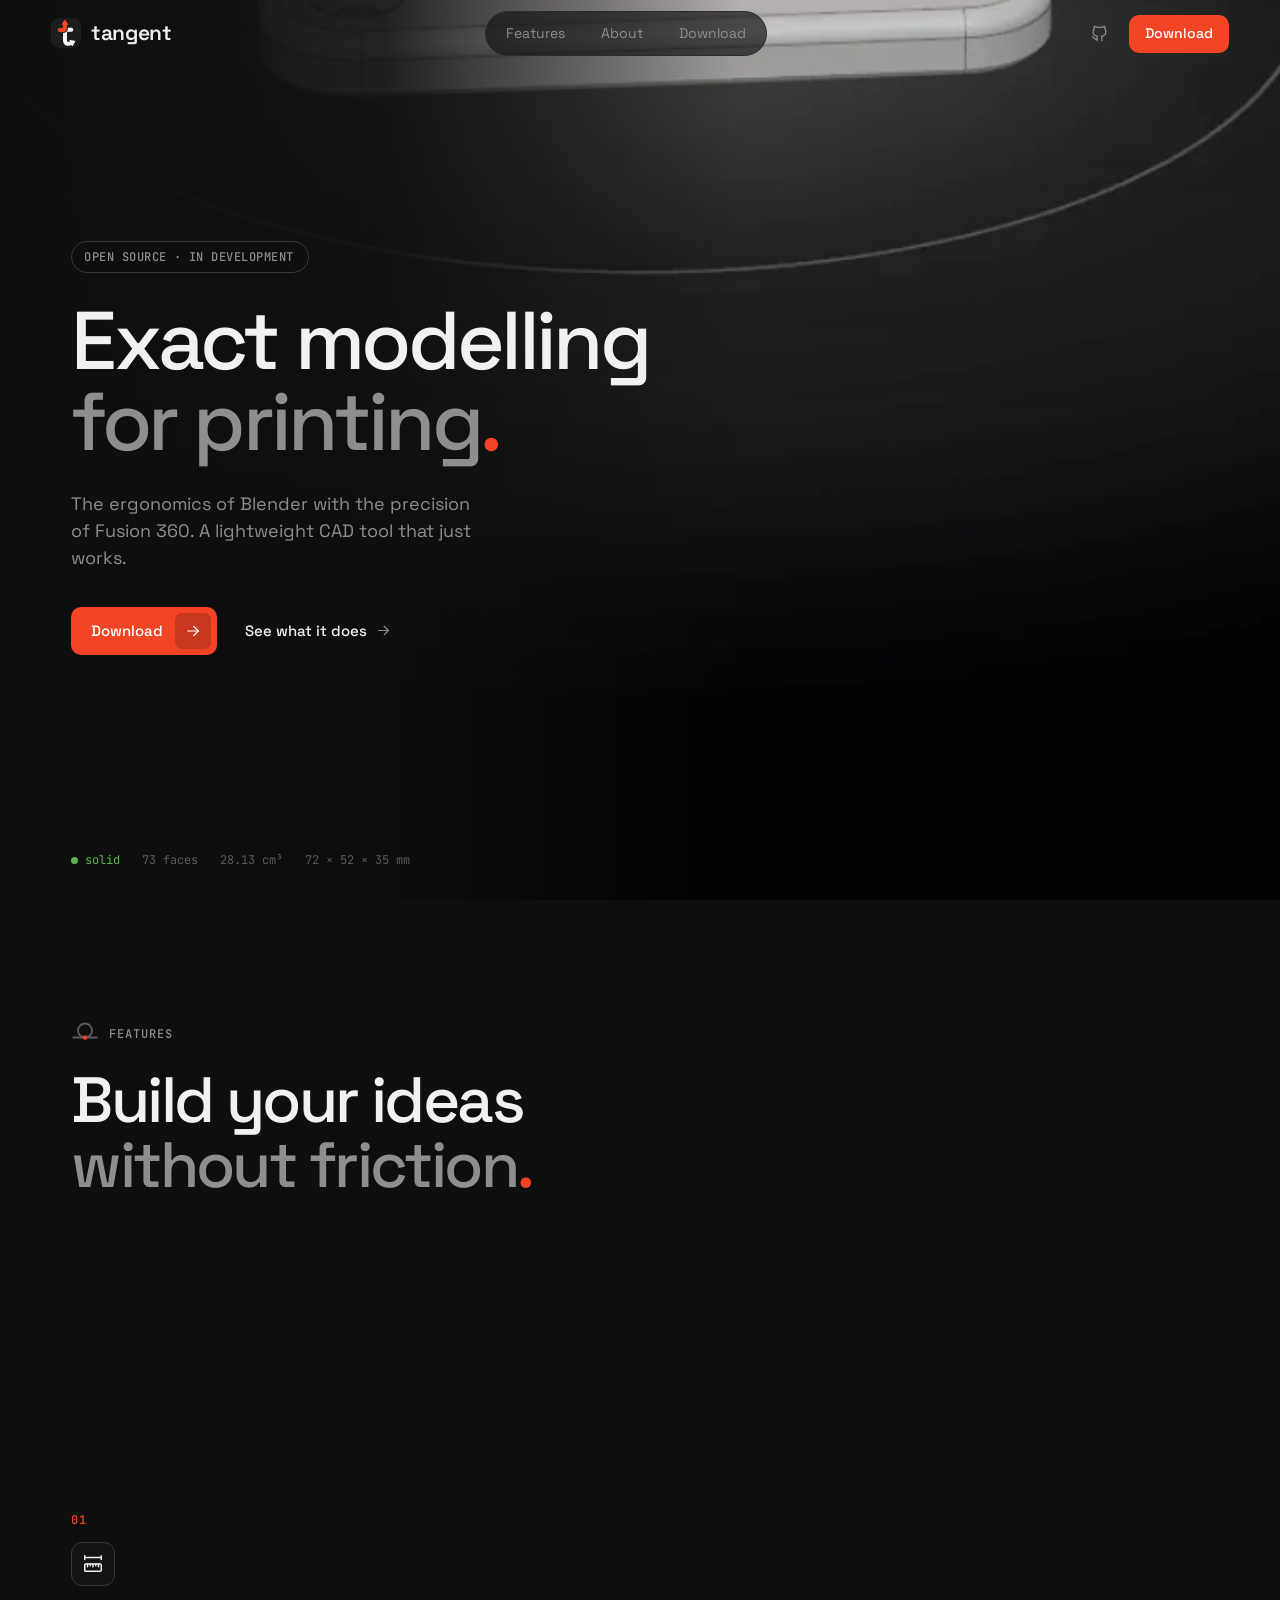
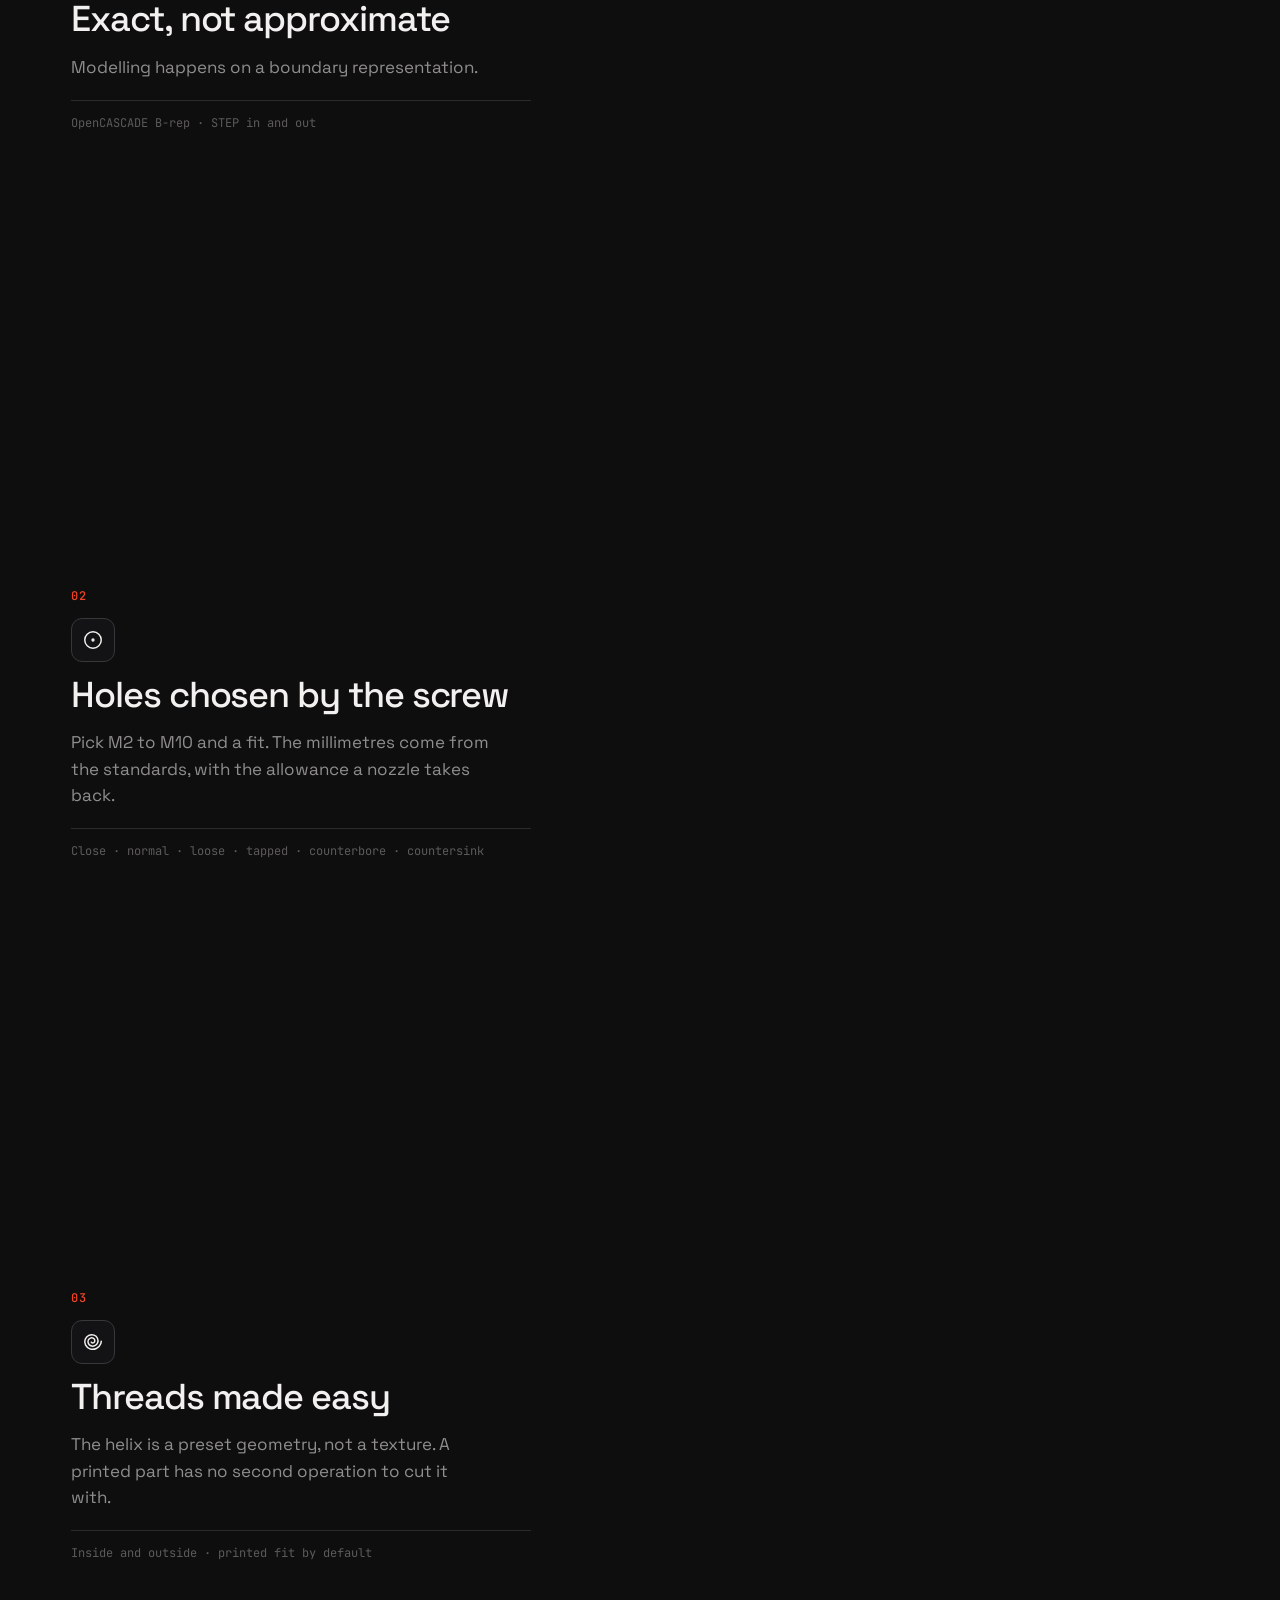
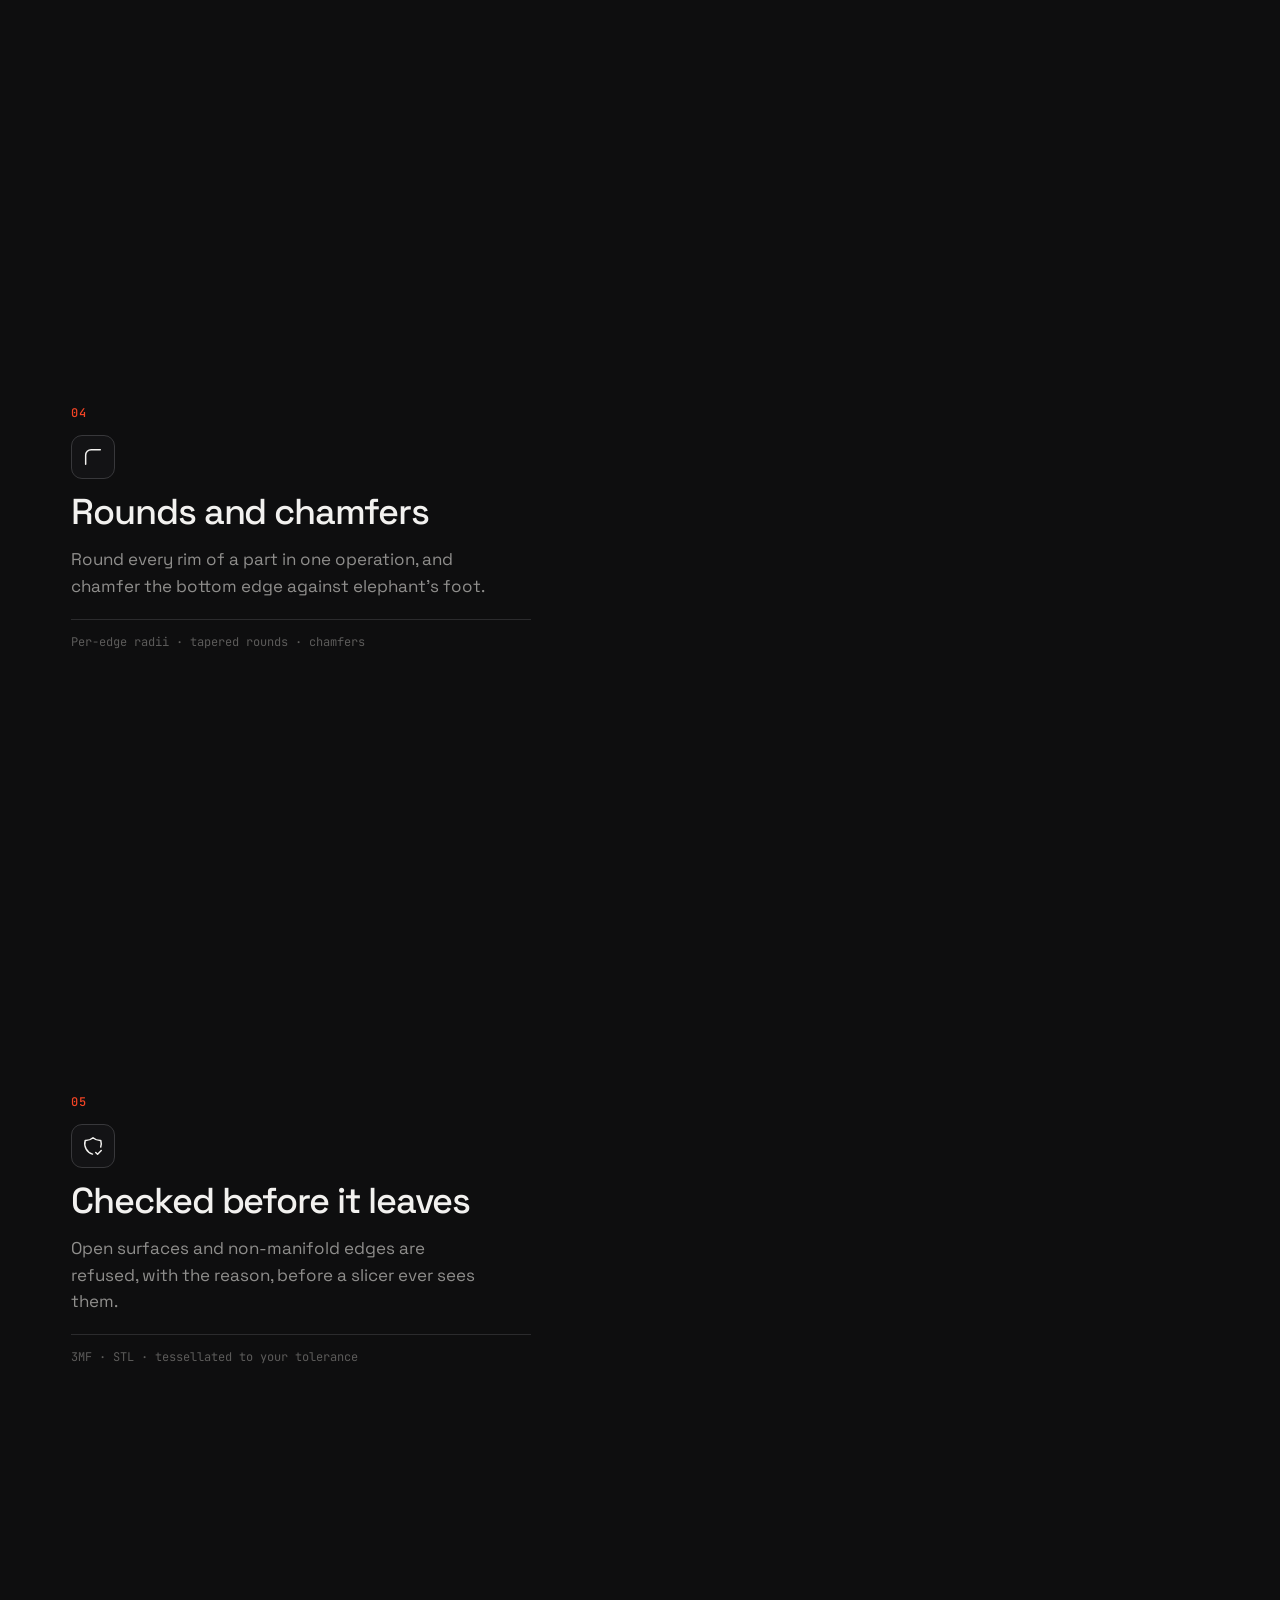
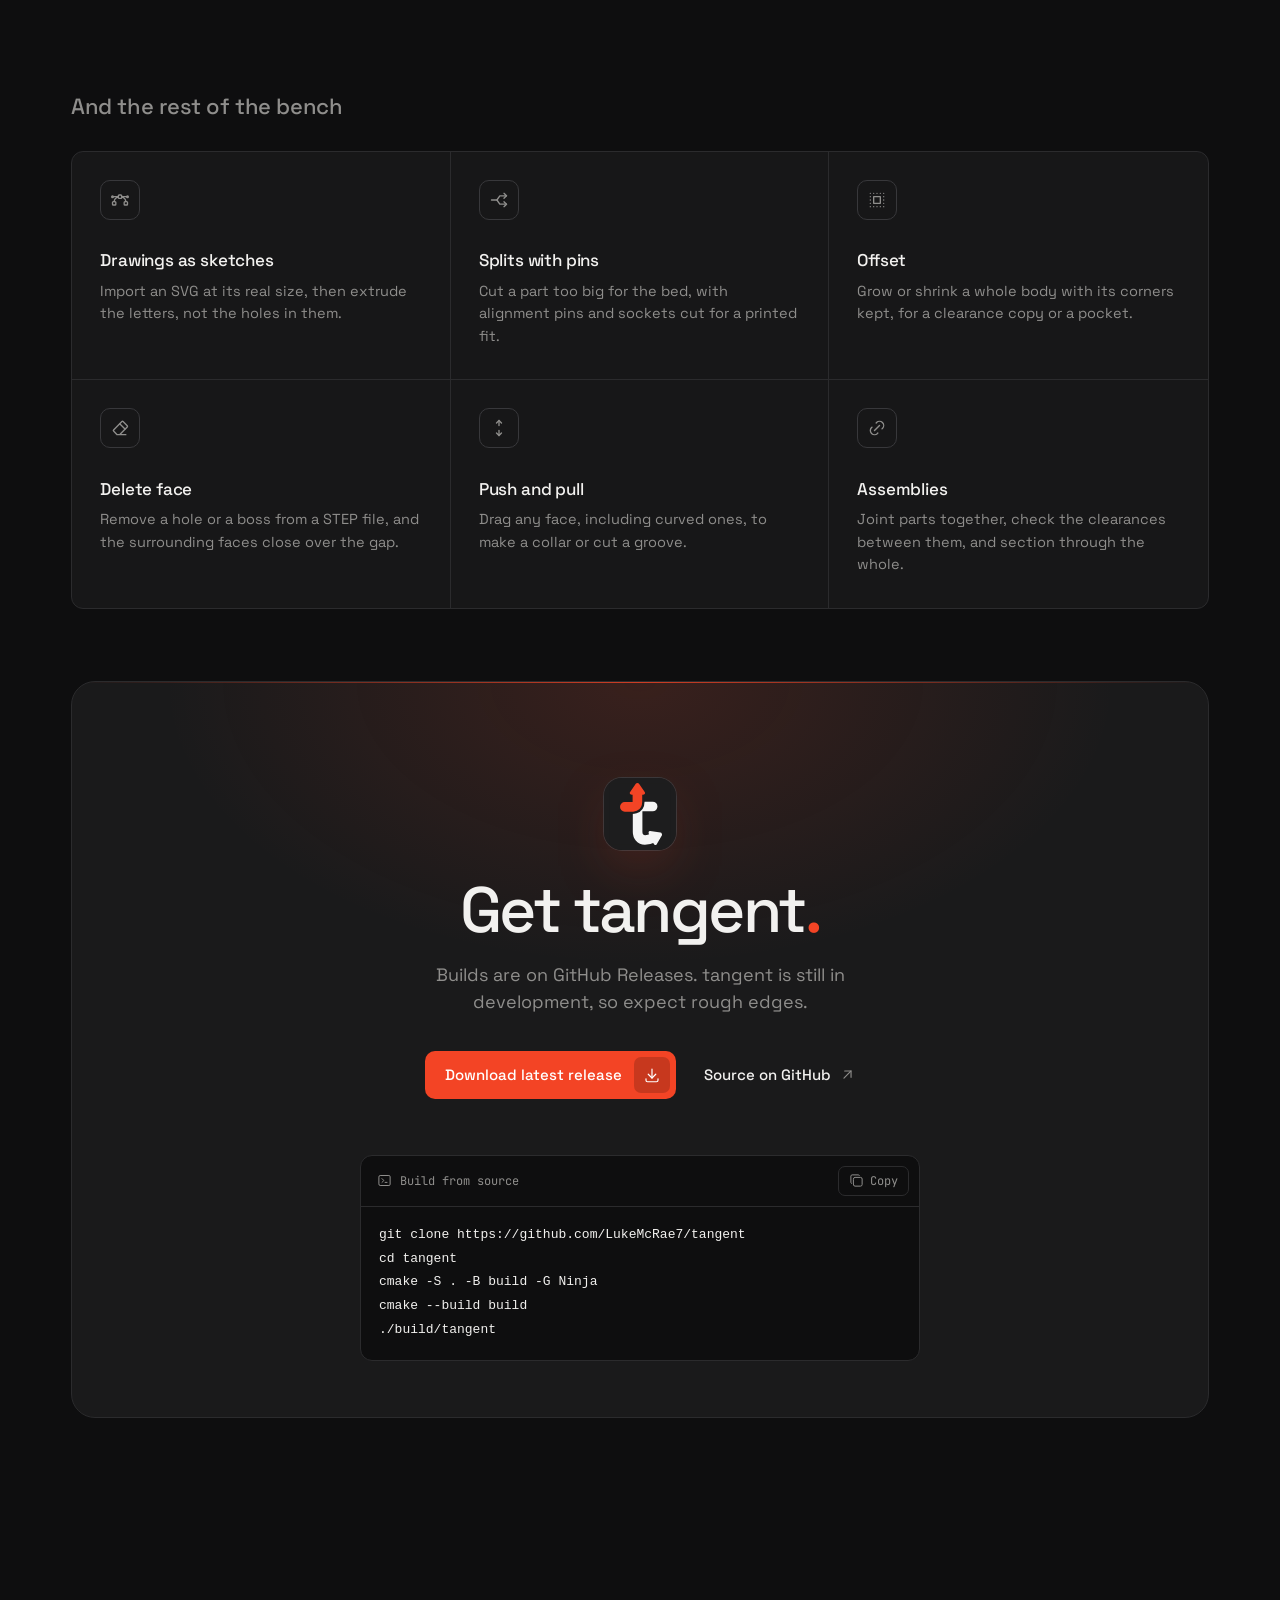
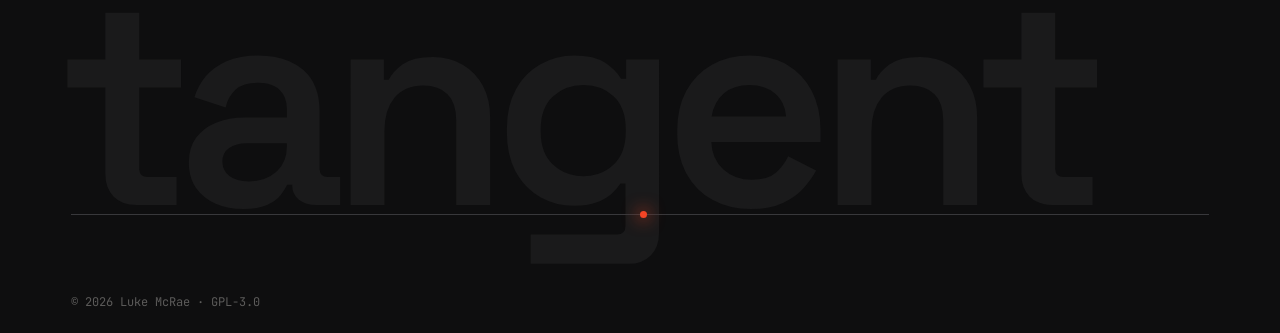
<file: index.html>
<!doctype html>
<html lang="en">
<head>
  <meta charset="utf-8">
  <meta name="viewport" content="width=device-width, initial-scale=1">
  <title>tangent - clean 3D design</title>
  <meta name="description" content="tangent is a 3D modeller for 3D printing: the ergonomics of Blender with the precision of Fusion 360, on an exact kernel, exporting 3MF and STL natively.">
  <meta name="theme-color" content="#0E0E0F">
  <meta property="og:title" content="tangent">
  <meta property="og:description" content="Exact 3D modelling for printing.">
  <meta property="og:image" content="https://lukemcrae.com/tangent/site/model/poster.png">
  <link rel="icon" href="assets/icon.svg?v=dev" type="image/svg+xml">
  <link rel="apple-touch-icon" href="assets/icon.png?v=dev">

  <link rel="preconnect" href="https://fonts.googleapis.com">
  <link rel="preconnect" href="https://fonts.gstatic.com" crossorigin>
  <link rel="stylesheet" href="https://fonts.googleapis.com/css2?family=JetBrains+Mono:wght@400;500&display=swap">
  <link rel="stylesheet" href="site/css/site.css?v=dev">
  <link rel="modulepreload" href="site/js/stage.js?v=dev">
  <link rel="preload" href="site/model/part.bin?v=dev" as="fetch" crossorigin>

  <script type="importmap">
    { "imports": {
        "three": "https://cdn.jsdelivr.net/npm/three@0.170.0/build/three.module.js",
        "three/addons/": "https://cdn.jsdelivr.net/npm/three@0.170.0/examples/jsm/",
        "./site/js/config.js": "./site/js/config.js?v=dev",
        "./site/js/stage.js": "./site/js/stage.js?v=dev" } }
  </script>
  <script type="module" src="site/js/site.js?v=dev"></script>
</head>
<body>

<!-- The part, drawn behind everything. It sits beside the hero, then beside
     the features as they scroll past, then fades out. See site/js/stage.js. -->
<div class="stage" id="stage" aria-hidden="true">
  <!-- What stands in for the part without WebGL: stills of the same scene,
       framed for a wide and a narrow screen. -->
  <picture>
    <source media="(max-width: 760px)" srcset="site/model/poster-narrow.webp?v=dev" type="image/webp">
    <source srcset="site/model/poster.webp?v=dev" type="image/webp">
    <img class="stage-poster" src="site/model/poster.png?v=dev" alt="">
  </picture>
</div>
<svg class="callouts" id="callouts" aria-hidden="true"></svg>

<header class="nav" id="nav">
  <a class="brand" href="#home" aria-label="tangent home">
    <img src="assets/icon.svg?v=dev" alt="" width="30" height="30">
    <span>tangent</span>
  </a>
  <nav class="nav-links" aria-label="Sections">
    <a href="#features">Features</a>
    <a href="about.html">About</a>
    <a href="#download">Download</a>
  </nav>
  <div class="nav-end">
    <a class="icon-btn" href="https://github.com/LukeMcRae7/tangent" aria-label="Source on GitHub">
      <svg><use href="site/icons.svg#brand-github"/></svg>
    </a>
    <a class="btn btn-small" href="#download">Download</a>
  </div>
</header>

<main>

  <!-- ─────────────────────────── Home ─────────────────────────── -->
  <section class="hero" id="home">
    <div class="hero-copy">
      <p class="chip">
        Open source · In development
      </p>
      <h1>
        Exact modelling<br>
        <span class="dim">for printing</span><span class="stop">.</span>
      </h1>
      <p class="lede">
        The ergonomics of Blender with the precision of Fusion&nbsp;360.
        A lightweight CAD tool that just works.
      </p>
      <div class="actions">
        <a class="btn btn-arrow" href="#download">
          Download <span class="btn-box"><svg><use href="site/icons.svg#arrow-right"/></svg></span>
        </a>
        <a class="link-arrow" href="#features">
          See what it does <svg><use href="site/icons.svg#arrow-right"/></svg>
        </a>
      </div>
    </div>

    <div class="readout" id="readout">
      <span class="ok"><i></i>solid</span>
      <span data-part="faces">73 faces</span>
      <span data-part="volume">28.13 cm³</span>
      <span data-part="size">72 × 52 × 35 mm</span>
    </div>
  </section>

  <!-- ───────────────────────── Features ───────────────────────── -->
  <!-- Each step lights up the faces its operation made on the part:
       data-group is 1 rounds, 2 holes, 3 thread, "all" the whole part. -->
  <section class="features" id="features">
    <header class="section-head">
      <p class="eyebrow"><svg><use href="site/icons.svg#tangent"/></svg>Features</p>
      <h2>Build your ideas<br><span class="dim">without friction<span class="stop">.</span></span></h2>
    </header>

    <div class="steps">
      <article class="step" data-group="none" data-pitch="22">
        <p class="step-no">01</p>
        <svg class="step-icon"><use href="site/icons.svg#ruler-measure"/></svg>
        <h3>Exact, not approximate</h3>
        <p>Modelling happens on a boundary representation.</p>
        <p class="spec">OpenCASCADE B-rep · STEP in and out</p>
      </article>

      <article class="step" data-group="2" data-pitch="48">
        <p class="step-no">02</p>
        <svg class="step-icon"><use href="site/icons.svg#circle-dot"/></svg>
        <h3>Holes chosen by the screw</h3>
        <p>Pick M2 to M10 and a fit. The millimetres come from the standards, with the allowance a nozzle takes back.</p>
        <p class="spec">Close · normal · loose · tapped · counterbore · countersink</p>
      </article>

      <article class="step" data-group="3" data-pitch="14">
        <p class="step-no">03</p>
        <svg class="step-icon"><use href="site/icons.svg#spiral"/></svg>
        <h3>Threads made easy</h3>
        <p>The helix is a preset geometry, not a texture. A printed part has no second operation to cut it with.</p>
        <p class="spec">Inside and outside · printed fit by default</p>
      </article>

      <article class="step" data-group="1" data-pitch="30">
        <p class="step-no">04</p>
        <svg class="step-icon"><use href="site/icons.svg#border-corner-rounded"/></svg>
        <h3>Rounds and chamfers</h3>
        <p>Round every rim of a part in one operation, and chamfer the bottom edge against elephant's foot.</p>
        <p class="spec">Per-edge radii · tapered rounds · chamfers</p>
      </article>

      <article class="step" data-group="all" data-pitch="26">
        <p class="step-no">05</p>
        <svg class="step-icon"><use href="site/icons.svg#shield-check"/></svg>
        <h3>Checked before it leaves</h3>
        <p>Open surfaces and non-manifold edges are refused, with the reason, before a slicer ever sees them.</p>
        <p class="spec">3MF · STL · tessellated to your tolerance</p>
      </article>
    </div>

    <div class="more">
      <h3 class="more-head">And the rest of the bench</h3>
      <ul class="cards">
        <li class="card">
          <svg><use href="site/icons.svg#vector-bezier"/></svg>
          <h4>Drawings as sketches</h4>
          <p>Import an SVG at its real size, then extrude the letters, not the holes in them.</p>
        </li>
        <li class="card">
          <svg><use href="site/icons.svg#arrows-split"/></svg>
          <h4>Splits with pins</h4>
          <p>Cut a part too big for the bed, with alignment pins and sockets cut for a printed fit.</p>
        </li>
        <li class="card">
          <svg><use href="site/icons.svg#box-margin"/></svg>
          <h4>Offset</h4>
          <p>Grow or shrink a whole body with its corners kept, for a clearance copy or a pocket.</p>
        </li>
        <li class="card">
          <svg><use href="site/icons.svg#eraser"/></svg>
          <h4>Delete face</h4>
          <p>Remove a hole or a boss from a STEP file, and the surrounding faces close over the gap.</p>
        </li>
        <li class="card">
          <svg><use href="site/icons.svg#arrows-move-vertical"/></svg>
          <h4>Push and pull</h4>
          <p>Drag any face, including curved ones, to make a collar or cut a groove.</p>
        </li>
        <li class="card">
          <svg><use href="site/icons.svg#link"/></svg>
          <h4>Assemblies</h4>
          <p>Joint parts together, check the clearances between them, and section through the whole.</p>
        </li>
      </ul>
    </div>
  </section>

  <!-- ───────────────────────── Download ───────────────────────── -->
  <section class="download" id="download">
    <div class="download-card">
      <img class="download-icon" src="assets/icon.svg?v=dev" alt="" width="72" height="72">
      <h2>Get tangent<span class="stop">.</span></h2>
      <p class="lede">Builds are on GitHub Releases. tangent is still in development, so expect rough edges.</p>
      <div class="actions actions-center">
        <a class="btn btn-arrow" href="https://github.com/LukeMcRae7/tangent/releases/latest">
          Download latest release <span class="btn-box"><svg><use href="site/icons.svg#download"/></svg></span>
        </a>
        <a class="link-arrow" href="https://github.com/LukeMcRae7/tangent">
          Source on GitHub <svg><use href="site/icons.svg#arrow-up-right"/></svg>
        </a>
      </div>
      <div class="build">
        <div class="build-head">
          <span><svg><use href="site/icons.svg#terminal-2"/></svg>Build from source</span>
          <button class="copy" type="button" data-copy="build-cmds" aria-label="Copy commands">
            <svg><use href="site/icons.svg#copy"/></svg><span>Copy</span>
          </button>
        </div>
<pre id="build-cmds"><code>git clone https://github.com/LukeMcRae7/tangent
cd tangent
cmake -S . -B build -G Ninja
cmake --build build
./build/tangent</code></pre>
      </div>
    </div>
  </section>

</main>

<footer class="footer">
  <div class="footer-mark" aria-hidden="true">
    <span>tangent</span>
    <i class="footer-line"></i>
  </div>
  <p class="footer-fine">© 2026 Luke McRae · GPL-3.0</p>
</footer>

</body>
</html>
</file>
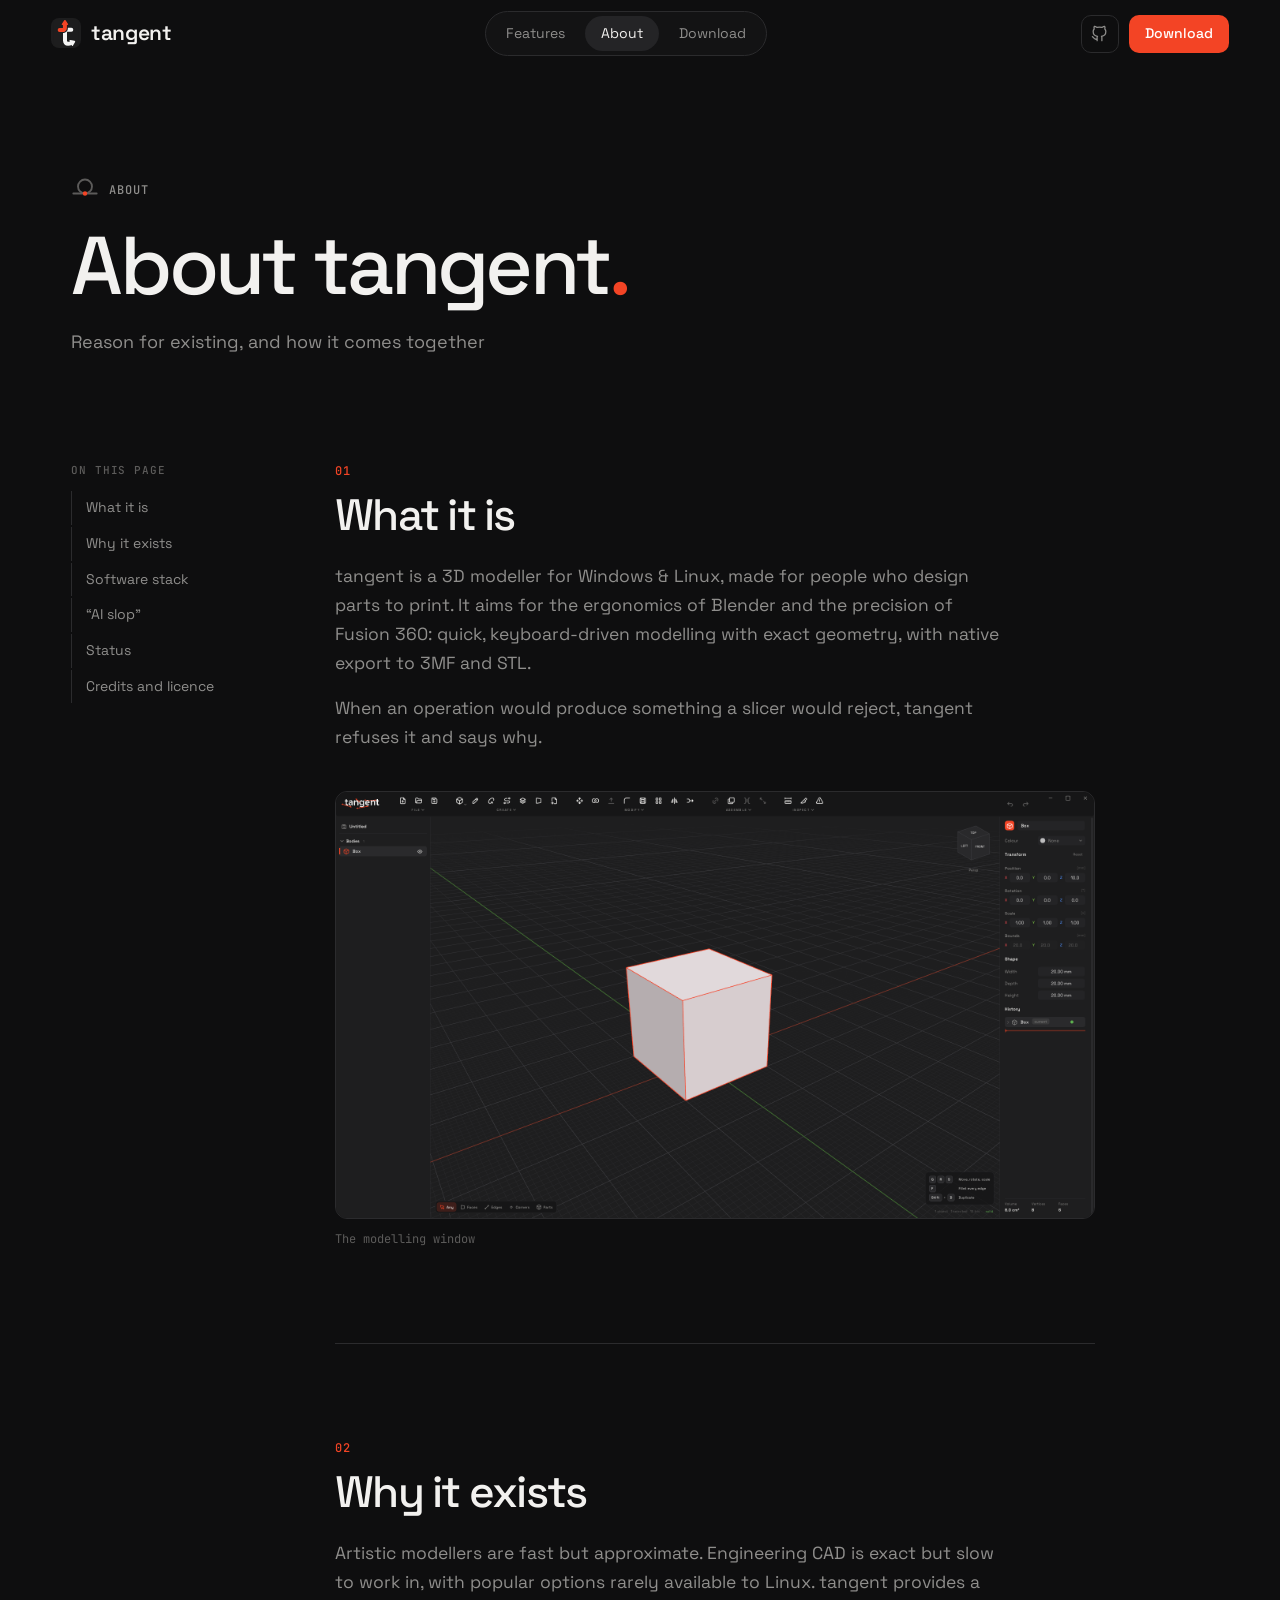
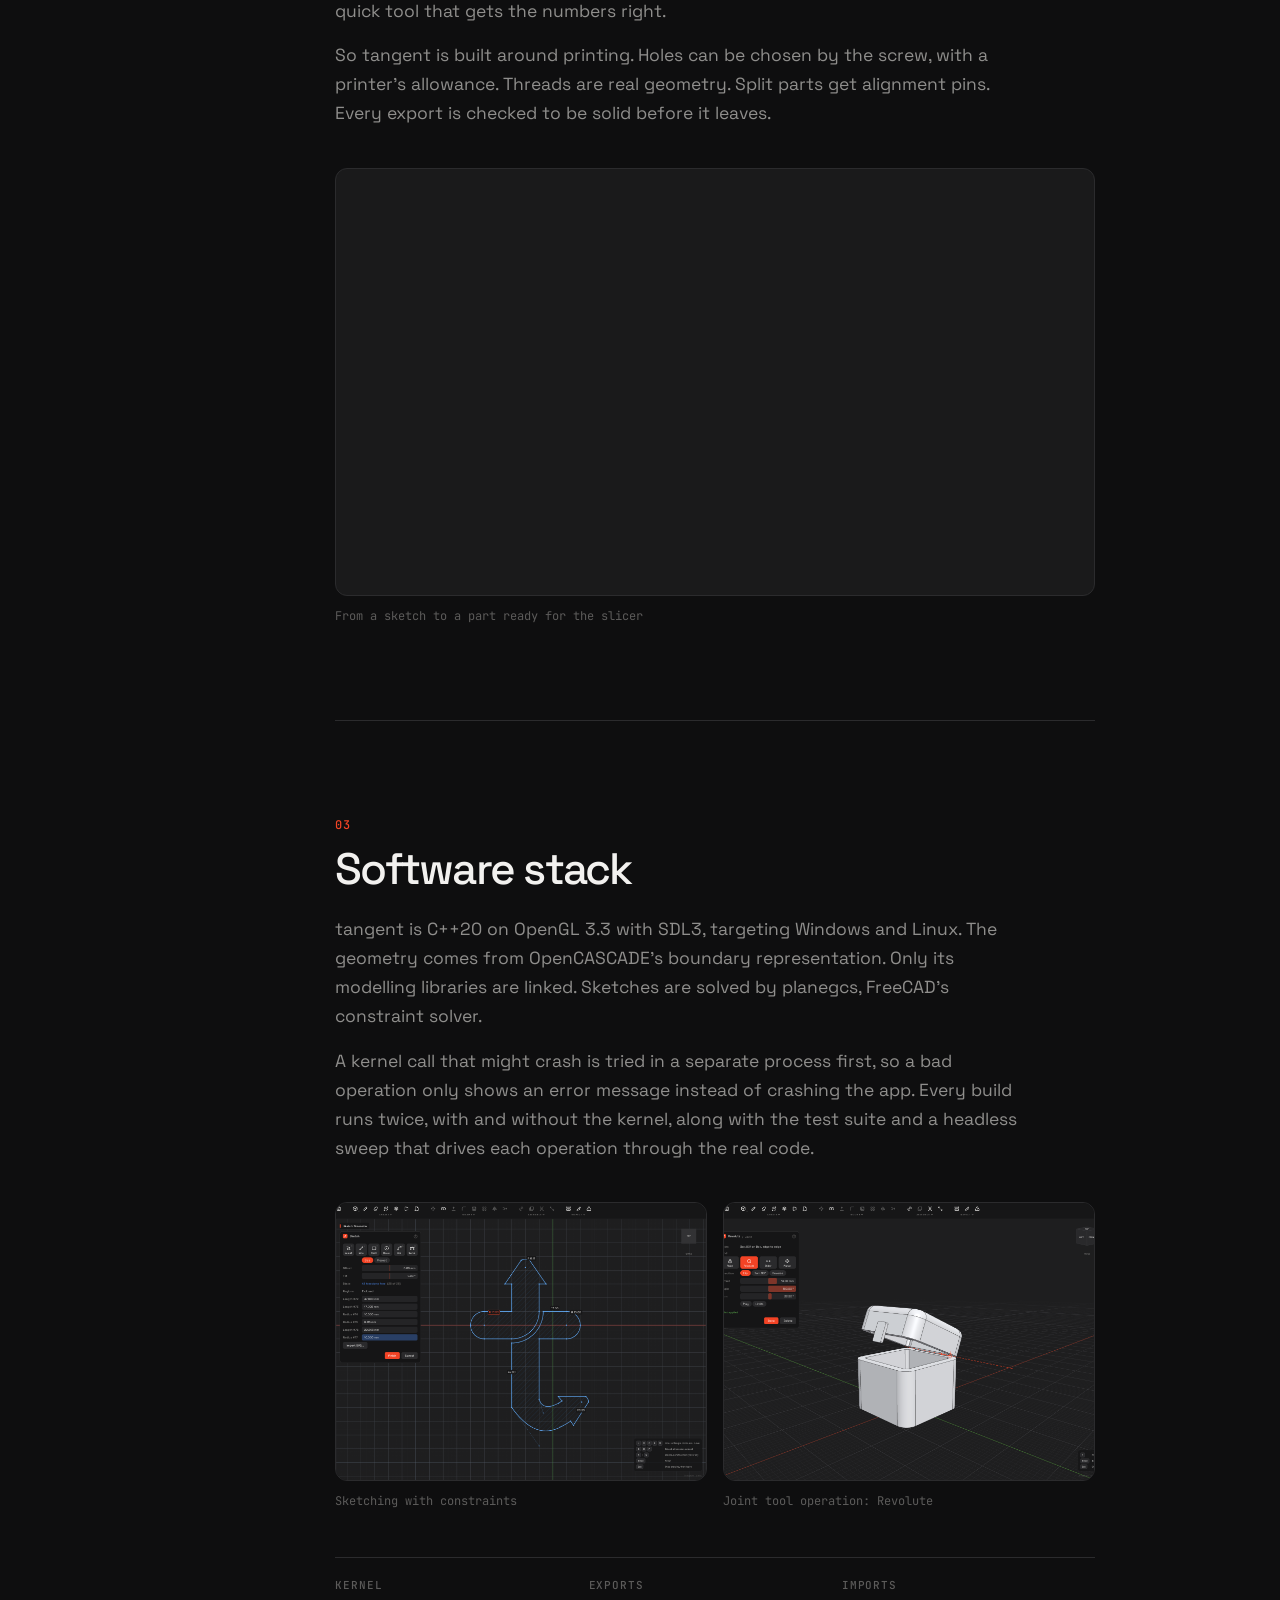
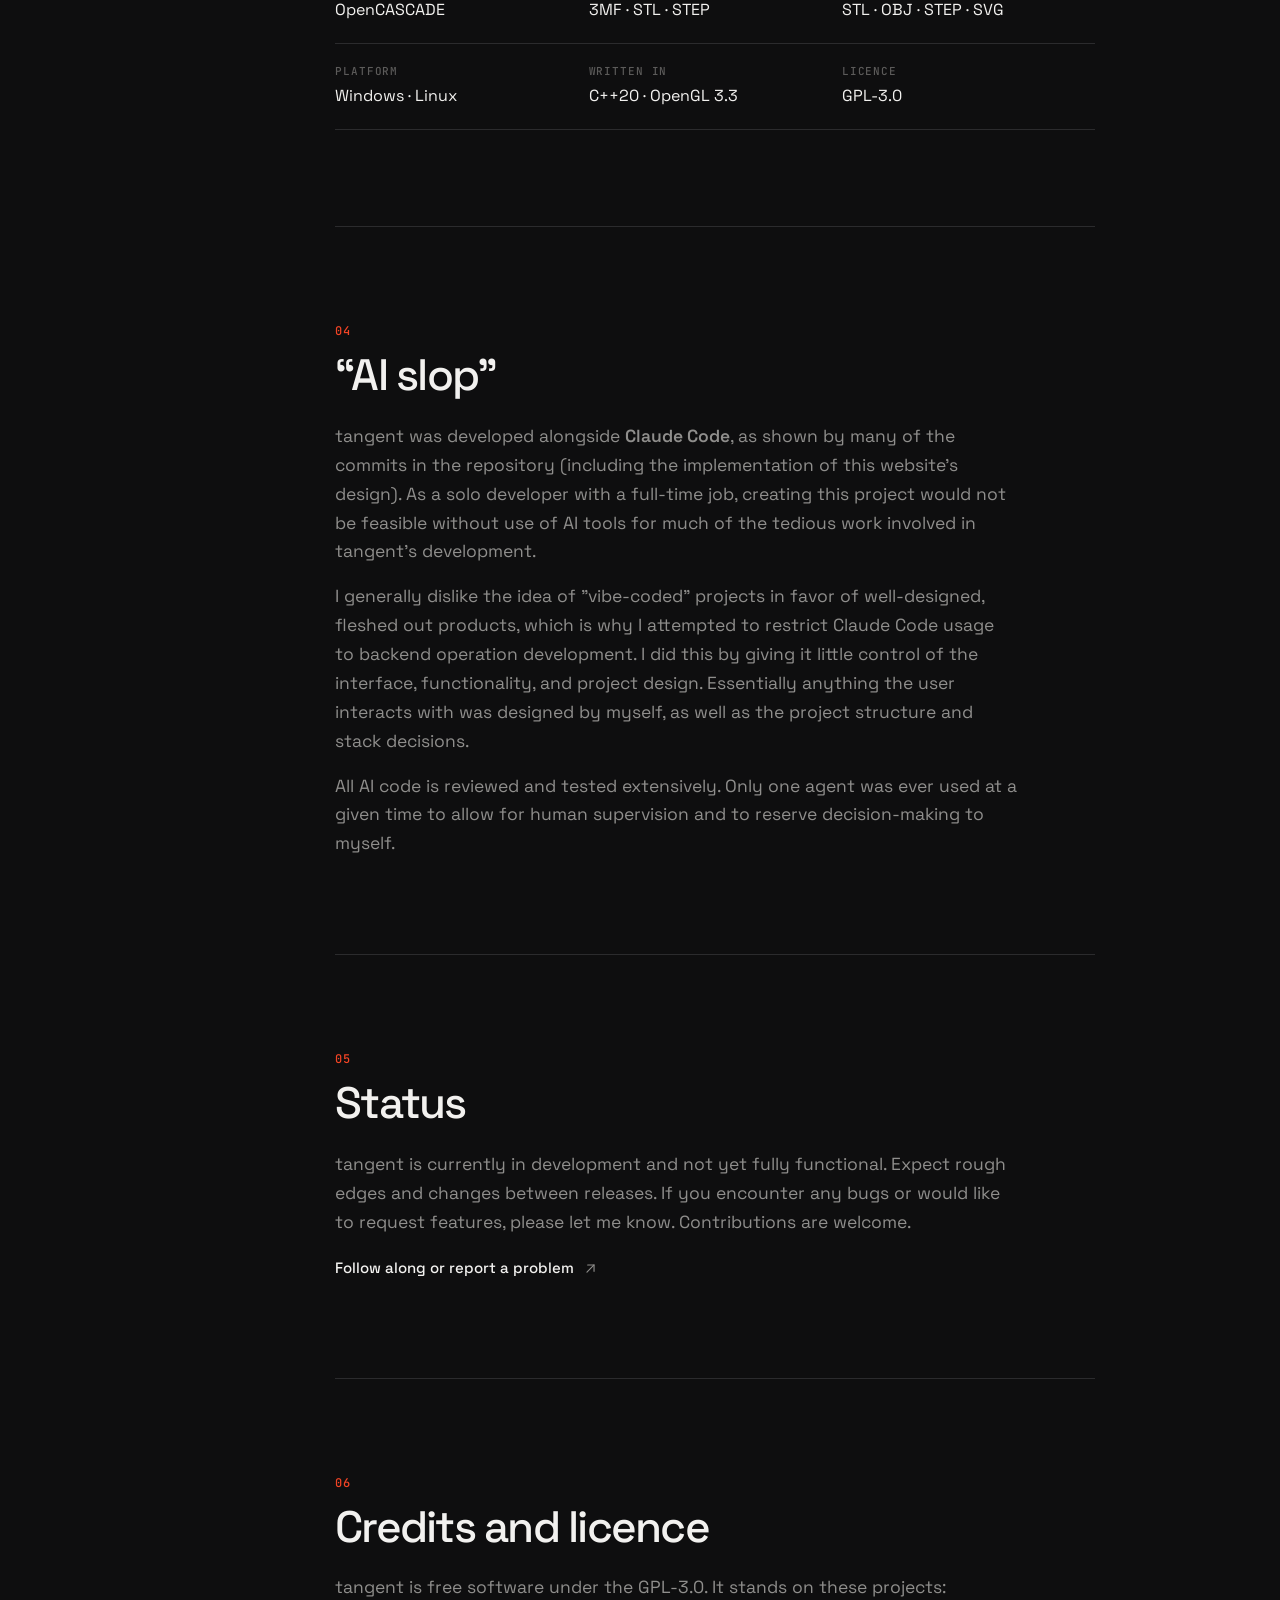
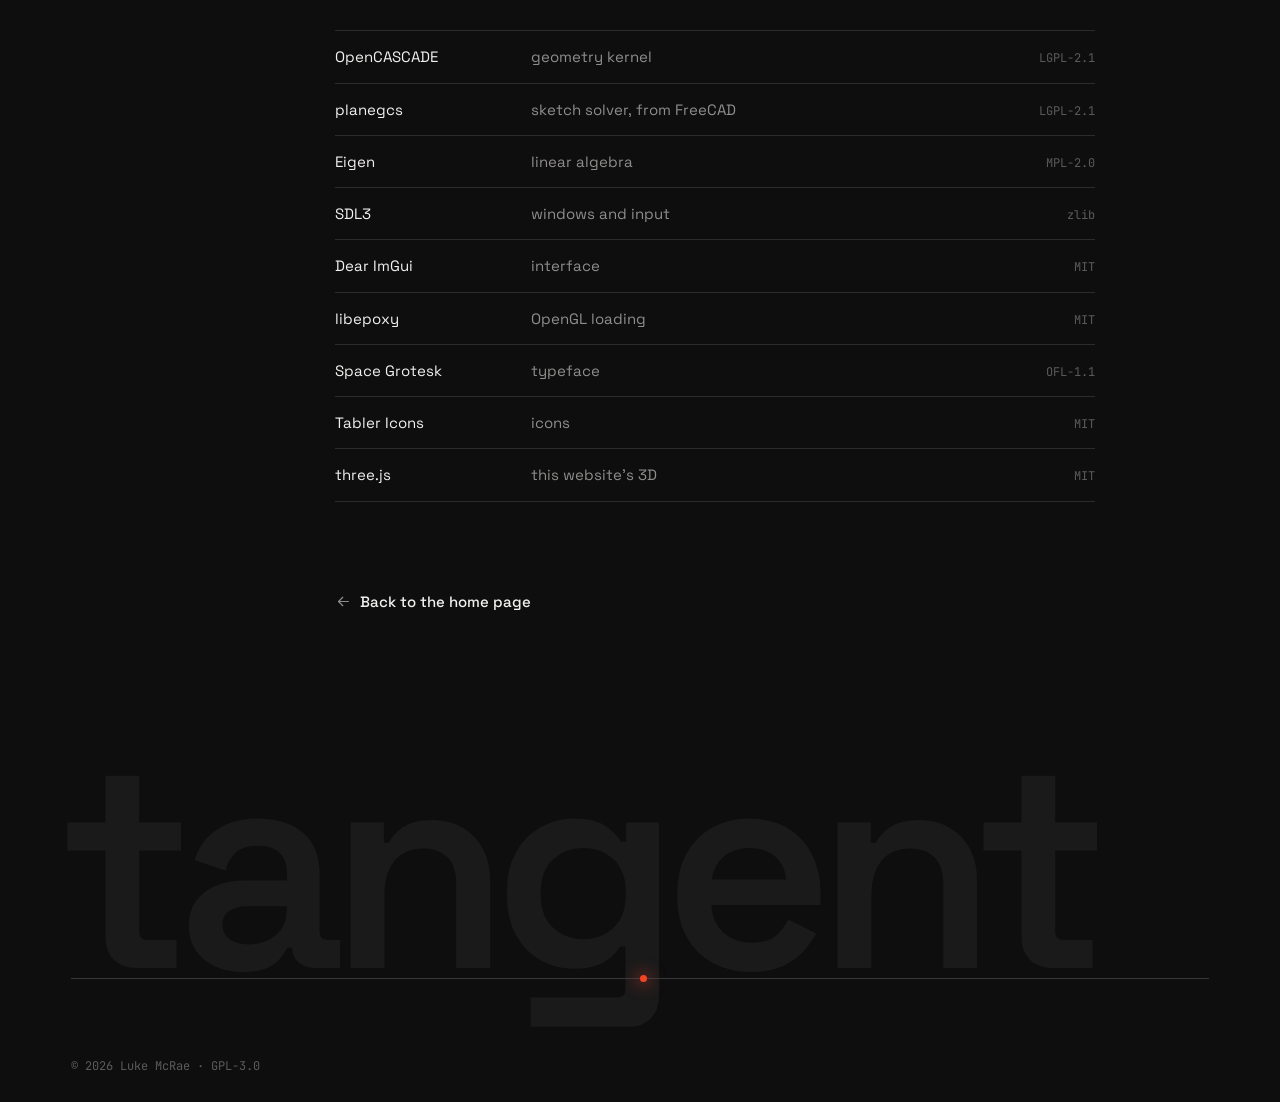
<file: about.html>
<!doctype html>
<html lang="en">
<head>
  <meta charset="utf-8">
  <meta name="viewport" content="width=device-width, initial-scale=1">
  <title>About | tangent</title>
  <meta name="description" content="What tangent is, why it exists, how it is built, and how AI is used in its development.">
  <meta name="theme-color" content="#0E0E0F">
  <link rel="icon" href="assets/icon.svg?v=dev" type="image/svg+xml">
  <link rel="apple-touch-icon" href="assets/icon.png?v=dev">

  <link rel="preconnect" href="https://fonts.googleapis.com">
  <link rel="preconnect" href="https://fonts.gstatic.com" crossorigin>
  <link rel="stylesheet" href="https://fonts.googleapis.com/css2?family=JetBrains+Mono:wght@400;500&display=swap">
  <link rel="stylesheet" href="site/css/site.css?v=dev">
  <script type="importmap">
    { "imports": { "./site/js/config.js": "./site/js/config.js?v=dev" } }
  </script>
  <script type="module" src="site/js/site.js?v=dev"></script>
</head>
<body class="page-about">

<header class="nav" id="nav">
  <a class="brand" href="index.html" aria-label="tangent home">
    <img src="assets/icon.svg?v=dev" alt="" width="30" height="30">
    <span>tangent</span>
  </a>
  <nav class="nav-links" aria-label="Pages">
    <a href="index.html#features">Features</a>
    <a href="about.html" class="active" aria-current="page">About</a>
    <a href="index.html#download">Download</a>
  </nav>
  <div class="nav-end">
    <a class="icon-btn" href="https://github.com/LukeMcRae7/tangent" aria-label="Source on GitHub">
      <svg><use href="site/icons.svg#brand-github"/></svg>
    </a>
    <a class="btn btn-small" href="index.html#download">Download</a>
  </div>
</header>

<main class="doc">

  <header class="page-head">
    <p class="eyebrow"><svg><use href="site/icons.svg#tangent"/></svg>About</p>
    <h1>About tangent<span class="stop">.</span></h1>
    <p class="lede">Reason for existing, and how it comes together</p>
  </header>

  <div class="doc-body">

    <!-- Contents: one link per section below. Add a section, add a link. -->
    <nav class="toc" aria-label="On this page">
      <p class="toc-head">On this page</p>
      <a href="#what">What it is</a>
      <a href="#why">Why it exists</a>
      <a href="#built">Software stack</a>
      <a href="#ai">“AI slop”</a>
      <a href="#status">Status</a>
      <a href="#credits">Credits and licence</a>
    </nav>

    <div class="doc-content">

      <section class="doc-section" id="what">
        <p class="doc-no">01</p>
        <h2>What it is</h2>
        <p>
          tangent is a 3D modeller for Windows & Linux, made for people who design parts to print.
          It aims for the ergonomics of Blender and the precision of Fusion&nbsp;360: quick,
          keyboard-driven modelling with exact geometry, with native export to 3MF and STL.
        </p>
        <p>
          When an operation would produce something a slicer would reject,
          tangent refuses it and says why.
        </p>
        <figure class="media" style="--ratio: 16 / 9">
          <img src="assets/screenshots/modelling_window.png?v=dev" alt="The modelling window">
          <figcaption>The modelling window</figcaption>
        </figure>
      </section>

      <section class="doc-section" id="why">
        <p class="doc-no">02</p>
        <h2>Why it exists</h2>
        <p>
          Artistic modellers are fast but approximate. Engineering CAD is exact but slow to
          work in, with popular options rarely available to Linux. tangent provides a quick tool that gets the
          numbers right.
        </p>
        <p>
          So tangent is built around printing. Holes can be chosen by the screw, with a
          printer's allowance. Threads are real geometry. Split parts get alignment pins.
          Every export is checked to be solid before it leaves.
        </p>
        <figure class="media" style="--ratio: 16 / 9">
          <video src="assets/screenshots/from_sketch.mp4?v=dev" autoplay muted loop playsinline></video>
          <figcaption>From a sketch to a part ready for the slicer</figcaption>
        </figure>
      </section>

      <section class="doc-section" id="built">
        <p class="doc-no">03</p>
        <h2>Software stack</h2>
        <p>
          tangent is C++20 on OpenGL&nbsp;3.3 with SDL3, targeting Windows and Linux. The
          geometry comes from OpenCASCADE's boundary representation. Only its modelling
          libraries are linked. Sketches are solved by planegcs, FreeCAD's constraint solver.
        </p>
        <p>
          A kernel call that might crash is tried in a separate process first, so a bad
          operation only shows an error message instead of crashing the app. Every build runs twice,
          with and without the kernel, along with the test suite and a headless sweep that
          drives each operation through the real code.
        </p>
        <div class="media-pair">
          <figure class="media" style="--ratio: 4 / 3">
            <img src="assets/screenshots/sketching.png?v=dev" alt="Sketching with constraints">
            <figcaption>Sketching with constraints</figcaption>
          </figure>
          <figure class="media" style="--ratio: 4 / 3">
            <img src="assets/screenshots/revolute_joint_operation.png?v=dev" alt="Joint revolution operation">
            <figcaption>Joint tool operation: Revolute</figcaption>
          </figure>
        </div>
        <dl class="specs">
          <div><dt>Kernel</dt><dd>OpenCASCADE</dd></div>
          <div><dt>Exports</dt><dd>3MF · STL · STEP</dd></div>
          <div><dt>Imports</dt><dd>STL · OBJ · STEP · SVG</dd></div>
          <div><dt>Platform</dt><dd>Windows · Linux</dd></div>
          <div><dt>Written in</dt><dd>C++20 · OpenGL 3.3</dd></div>
          <div><dt>Licence</dt><dd>GPL-3.0</dd></div>
        </dl>
      </section>

      <section class="doc-section" id="ai">
        <p class="doc-no">04</p>
        <h2>“AI slop”</h2>
        <p>
          tangent was developed alongside <b>Claude Code</b>, as shown by many of the commits in the repository
          (including the implementation of this website's design). As a solo developer with a full-time job, creating this
          project would not be feasible without use of AI tools for much of the tedious work involved in tangent's development.
        </p>
        <p>
          I generally dislike the idea of "vibe-coded" projects in favor of well-designed, fleshed out products, which is
          why I attempted to restrict Claude Code usage to backend operation development. I did this by giving it little
          control of the interface, functionality, and project design. Essentially anything the user interacts with was
          designed by myself, as well as the project structure and stack decisions.
        </p>
        <p>
          All AI code is reviewed and tested extensively. Only one agent was ever used at a given time to allow for human supervision
          and to reserve decision-making to myself.
        </p>
      </section>

      <section class="doc-section" id="status">
        <p class="doc-no">05</p>
        <h2>Status</h2>
        <p>
          tangent is currently in development and not yet fully functional. Expect rough edges
          and changes between releases. If you encounter any bugs or would like to request features, please let me know.
          Contributions are welcome.
        </p>
        <p>
          <a class="link-arrow" href="https://github.com/LukeMcRae7/tangent/issues">
            Follow along or report a problem <svg><use href="site/icons.svg#arrow-up-right"/></svg>
          </a>
        </p>
      </section>

      <section class="doc-section" id="credits">
        <p class="doc-no">06</p>
        <h2>Credits and licence</h2>
        <p>tangent is free software under the GPL-3.0. It stands on these projects:</p>
        <ul class="credits">
          <li><span>OpenCASCADE</span><span>geometry kernel</span><span>LGPL-2.1</span></li>
          <li><span>planegcs</span><span>sketch solver, from FreeCAD</span><span>LGPL-2.1</span></li>
          <li><span>Eigen</span><span>linear algebra</span><span>MPL-2.0</span></li>
          <li><span>SDL3</span><span>windows and input</span><span>zlib</span></li>
          <li><span>Dear ImGui</span><span>interface</span><span>MIT</span></li>
          <li><span>libepoxy</span><span>OpenGL loading</span><span>MIT</span></li>
          <li><span>Space Grotesk</span><span>typeface</span><span>OFL-1.1</span></li>
          <li><span>Tabler Icons</span><span>icons</span><span>MIT</span></li>
          <li><span>three.js</span><span>this website's 3D</span><span>MIT</span></li>
        </ul>
      </section>

      <a class="link-arrow back" href="index.html">
        <svg><use href="site/icons.svg#arrow-left"/></svg> Back to the home page
      </a>
    </div>
  </div>
</main>

<footer class="footer">
  <div class="footer-mark" aria-hidden="true">
    <span>tangent</span>
    <i class="footer-line"></i>
  </div>
  <p class="footer-fine">© 2026 Luke McRae · GPL-3.0</p>
</footer>

</body>
</html>
</file>
<file: site/css/site.css>
/* tangent: the website.
 *
 * Brand first. Everything below reads from these tokens, and so does the 3D
 * stage (site/js/stage.js reads --brand, --part, --edge and --bg), so a change
 * here changes the page and the part together. The values mirror
 * src/core/palette.h, which is where the application takes its own.
 */
:root {
  --brand:        #F34425;   /* kBrand */
  --brand-hover:  #F75A3E;   /* kBrandHover */
  --brand-down:   #D8391D;   /* kBrandDown */
  --valid:        #5FB350;   /* kValid */

  --bg:           #0E0E0F;   /* the page: a shade under the app, so panels lift */
  --bg-raised:    #161617;   /* kTopBar */
  --panel:        #1A1A1B;   /* kBackground */
  --field:        #242426;   /* kField */
  --border:       #2B2B2D;   /* kBorder */
  --border-strong:#38383B;   /* kBorderStrong */

  --text:         #F2F1EF;   /* kText */
  --text-dim:     #8F8E8C;   /* kTextDim */
  --text-faint:   #5C5B5A;   /* kTextFaint */

  --part:         #DDDCD9;   /* the part's surface in the 3D stage */
  --edge:         #0F0F10;   /* kEdge: the part's edges */

  --font-sans: "Space Grotesk", ui-sans-serif, system-ui, sans-serif;
  --font-mono: "JetBrains Mono", ui-monospace, "SFMono-Regular", monospace;

  --radius: 12px;
  --gutter: clamp(16px, 4vw, 56px);
  --maxw: 1240px;
  --nav-h: 68px;
  --ease: cubic-bezier(.2, .7, .1, 1);
}

@font-face { font-family: "Space Grotesk"; font-weight: 400; font-display: swap;
             src: url("../../assets/fonts/SpaceGrotesk-Regular.ttf") format("truetype"); }
@font-face { font-family: "Space Grotesk"; font-weight: 500; font-display: swap;
             src: url("../../assets/fonts/SpaceGrotesk-Medium.ttf") format("truetype"); }
@font-face { font-family: "Space Grotesk"; font-weight: 600; font-display: swap;
             src: url("../../assets/fonts/SpaceGrotesk-SemiBold.ttf") format("truetype"); }

/* ── Base ─────────────────────────────────────────────────────────────── */
*, *::before, *::after { box-sizing: border-box; }
html { scroll-behavior: smooth; scroll-padding-top: var(--nav-h); -webkit-text-size-adjust: 100%; }
body {
  margin: 0;
  background: var(--bg);
  color: var(--text);
  font: 400 16px/1.55 var(--font-sans);
  -webkit-font-smoothing: antialiased;
  overflow-x: hidden;
}
a { color: inherit; text-decoration: none; }
img { display: block; max-width: 100%; }
h1, h2, h3, h4, p { margin: 0; }
::selection { background: color-mix(in srgb, var(--brand) 40%, transparent); }
:focus-visible { outline: 2px solid var(--brand); outline-offset: 3px; border-radius: 4px; }
svg { width: 1em; height: 1em; flex: none; }
.dim { color: var(--text-dim); }
.stop { color: var(--brand); }

/* ── The stage: the part, fixed behind the page ───────────────────────── */
.stage {
  position: fixed; inset: 0; z-index: 0;
  pointer-events: none;
  transition: opacity .2s linear;
}
.stage canvas { display: block; width: 100%; height: 100%; }
/* Darkens the stage behind the words, so the ring never runs through them. */
.stage::after {
  content: ""; position: absolute; inset: 0; pointer-events: none;
  background: linear-gradient(90deg, var(--bg) 0%, color-mix(in srgb, var(--bg) 88%, transparent) 30%,
                              color-mix(in srgb, var(--bg) 40%, transparent) 46%, transparent 58%);
}
@media (max-width: 760px) {
  .stage::after {
    background: linear-gradient(0deg, var(--bg) 0%, color-mix(in srgb, var(--bg) 85%, transparent) 36%, transparent 62%);
  }
}
.stage-poster {
  position: absolute; inset: 0; width: 100%; height: 100%;
  object-fit: cover; object-position: 70% 50%;
  opacity: 0; transition: opacity .6s;
}
.stage.no-webgl .stage-poster { opacity: 1; }
.stage.ready .stage-poster { display: none; }
.stage.lost canvas { visibility: hidden; }
.stage.ready.lost .stage-poster { display: block; opacity: 1; }
/* The labels point at the live part; over the still they would point at air. */
.stage.lost ~ .callouts, .stage.no-webgl ~ .callouts { display: none; }
.stage video { width: 100%; height: 100%; object-fit: cover; }

/* Dimension callouts, pinned to points on the part. Drawn by stage.js. */
.callouts {
  position: fixed; inset: 0; z-index: 1;
  width: 100%; height: 100%;
  pointer-events: none; overflow: visible;
}
.callout { transition: opacity .35s var(--ease); }
.callout line { stroke: var(--text-dim); stroke-width: 1; }
.callout circle.pin { fill: var(--brand); }
.callout circle.ring { fill: none; stroke: var(--brand); stroke-width: 1; opacity: .5; }
.callout text {
  font: 500 12px var(--font-mono); letter-spacing: .02em;
  fill: var(--text);
}

main, .nav, .footer { position: relative; z-index: 2; }

/* ── Nav ──────────────────────────────────────────────────────────────── */
.nav {
  position: fixed; top: 0; left: 0; right: 0; z-index: 10;
  height: var(--nav-h);
  display: flex; align-items: center; justify-content: space-between; gap: 24px;
  padding: 0 var(--gutter);
  transition: background .3s, border-color .3s, backdrop-filter .3s;
  border-bottom: 1px solid transparent;
}
.nav.scrolled {
  background: color-mix(in srgb, var(--bg) 78%, transparent);
  backdrop-filter: blur(14px) saturate(1.2);
  -webkit-backdrop-filter: blur(14px) saturate(1.2);
  border-bottom-color: var(--border);
}
.brand { display: flex; align-items: center; gap: 10px; font-weight: 600; font-size: 21px; letter-spacing: -.02em; }
.brand img { width: 30px; height: 30px; border-radius: 8px; }
.nav-links {
  display: flex; gap: 4px; padding: 4px;
  border: 1px solid var(--border); border-radius: 999px;
  background: color-mix(in srgb, var(--bg-raised) 70%, transparent);
}
.nav-links a {
  padding: 7px 16px; border-radius: 999px;
  font-size: 14px; color: var(--text-dim);
  transition: color .2s, background .2s;
}
.nav-links a:hover { color: var(--text); }
.nav-links a.active { color: var(--text); background: var(--field); }
.nav-end { display: flex; align-items: center; gap: 10px; }
.icon-btn {
  display: grid; place-items: center; width: 38px; height: 38px;
  border-radius: 10px; border: 1px solid var(--border); color: var(--text-dim);
  transition: color .2s, border-color .2s;
}
.icon-btn:hover { color: var(--text); border-color: var(--border-strong); }
.icon-btn svg { width: 19px; height: 19px; }

/* ── Buttons ──────────────────────────────────────────────────────────── */
.btn {
  display: inline-flex; align-items: center; gap: 12px;
  height: 48px; padding: 0 6px 0 20px;
  border-radius: 10px;
  background: var(--brand); color: #fff;
  font-weight: 500; font-size: 15px;
  transition: background .2s, transform .2s var(--ease), box-shadow .3s;
  box-shadow: 0 0 0 0 color-mix(in srgb, var(--brand) 0%, transparent);
}
.btn:hover {
  background: var(--brand-hover);
  box-shadow: 0 8px 32px -8px color-mix(in srgb, var(--brand) 70%, transparent);
}
.btn:active { background: var(--brand-down); transform: translateY(1px); }
.btn-small { height: 38px; padding: 0 16px; font-size: 14px; }
.btn-box {
  display: grid; place-items: center; width: 36px; height: 36px;
  border-radius: 7px; background: rgb(0 0 0 / .18);
}
.btn-box svg { width: 18px; height: 18px; transition: transform .25s var(--ease); }
.btn:hover .btn-box svg { transform: translateX(2px); }
.link-arrow {
  display: inline-flex; align-items: center; gap: 8px;
  font-weight: 500; font-size: 15px; color: var(--text);
}
.link-arrow svg { width: 17px; height: 17px; transition: transform .25s var(--ease); color: var(--text-dim); }
.link-arrow:hover svg { transform: translateX(3px); color: var(--brand); }
.actions { display: flex; align-items: center; gap: 28px; flex-wrap: wrap; }
.actions-center { justify-content: center; }

/* ── Hero ─────────────────────────────────────────────────────────────── */
.hero {
  position: relative;
  min-height: 100svh;
  display: flex; align-items: center;
  padding: calc(var(--nav-h) + 24px) var(--gutter) 96px;
  max-width: var(--maxw); margin: 0 auto;
  cursor: grab;
}
.hero.dragging { cursor: grabbing; }
.hero a, .hero p { cursor: auto; }
.hero-copy { position: relative; max-width: 720px; }
.chip {
  display: inline-flex; align-items: center; gap: 10px;
  padding: 7px 14px 7px 12px; margin-bottom: 28px;
  border: 1px solid var(--border-strong); border-radius: 999px;
  font: 500 12px var(--font-mono); letter-spacing: .04em; text-transform: uppercase;
  color: var(--text-dim);
  background: color-mix(in srgb, var(--bg) 60%, transparent);
}
.chip-dot {
  width: 7px; height: 7px; border-radius: 50%;
  background: var(--brand);
  box-shadow: 0 0 0 3px color-mix(in srgb, var(--brand) 25%, transparent);
}
h1 {
  font-weight: 500;
  font-size: clamp(44px, 6.4vw, 92px);
  line-height: .98; letter-spacing: -.045em;
  margin-bottom: 28px;
}
.lede { font-size: 18px; color: var(--text-dim); max-width: 34ch; margin-bottom: 36px; line-height: 1.5; }
.readout {
  position: absolute; left: var(--gutter); bottom: 32px;
  display: flex; flex-wrap: wrap; gap: 6px 22px;
  font: 400 12px var(--font-mono); color: var(--text-faint);
}
.readout .ok { color: var(--valid); display: inline-flex; align-items: center; gap: 7px; }
.readout .ok i { width: 7px; height: 7px; border-radius: 50%; background: currentColor; }
.readout .hint { color: var(--text-faint); opacity: .8; }
.readout .hint::before { content: ""; display: inline-block; width: 12px; height: 1px; vertical-align: middle;
                         background: currentColor; margin-right: 22px; opacity: .5; }

/* ── Section furniture ────────────────────────────────────────────────── */
section { padding: 0 var(--gutter); }
.eyebrow {
  display: inline-flex; align-items: center; gap: 10px;
  font: 500 12px var(--font-mono); letter-spacing: .08em; text-transform: uppercase;
  color: var(--text-dim);
}
.eyebrow svg { width: 28px; height: 28px; color: var(--text-faint); }
h2 {
  font-weight: 500;
  font-size: clamp(36px, 5vw, 64px);
  line-height: 1.02; letter-spacing: -.04em;
}

/* ── Features ─────────────────────────────────────────────────────────── */
.features { max-width: var(--maxw); margin: 0 auto; padding-top: 120px; }
.section-head { display: grid; gap: 20px; margin-bottom: 8vh; }
.steps { width: min(460px, 100%); }
.step {
  min-height: 78vh;
  display: flex; flex-direction: column; justify-content: center; gap: 14px;
  transition: opacity .5s var(--ease);
}
.stage-live .step { opacity: .22; }
.stage-live .step.active { opacity: 1; }
.step-no { font: 500 12px var(--font-mono); color: var(--brand); letter-spacing: .08em; }
.step-icon {
  width: 44px; height: 44px; padding: 10px;
  border: 1px solid var(--border-strong); border-radius: 11px;
  color: var(--text);
  background: color-mix(in srgb, var(--bg-raised) 80%, transparent);
}
.step.active .step-icon { border-color: color-mix(in srgb, var(--brand) 60%, var(--border)); color: var(--brand); }
.step h3 { font-weight: 500; font-size: clamp(26px, 3vw, 36px); letter-spacing: -.03em; line-height: 1.1; }
.step p:not(.step-no):not(.spec) { color: var(--text-dim); font-size: 17px; max-width: 38ch; }
.spec {
  margin-top: 6px; padding-top: 14px;
  border-top: 1px solid var(--border);
  font: 400 12px var(--font-mono); color: var(--text-faint);
}

.more { padding: 12vh 0 0; }
.more-head { font-weight: 500; font-size: 22px; letter-spacing: -.02em; margin-bottom: 28px; color: var(--text-dim); }
.cards {
  list-style: none; margin: 0; padding: 0;
  display: grid; grid-template-columns: repeat(3, 1fr);
  border: 1px solid var(--border); border-radius: var(--radius);
  background: color-mix(in srgb, var(--panel) 88%, transparent);
  overflow: hidden;
}
.card {
  padding: 28px 28px 32px;
  border-right: 1px solid var(--border); border-bottom: 1px solid var(--border);
  transition: background .3s;
}
.card:nth-child(3n) { border-right: 0; }
.card:nth-last-child(-n + 3) { border-bottom: 0; }
.card:hover { background: var(--bg-raised); }
.card svg { width: 40px; height: 40px; padding: 9px; border: 1px solid var(--border-strong); border-radius: 10px;
  color: var(--text-dim); margin-bottom: 20px; transition: color .3s, border-color .3s; }
.card:hover svg { color: var(--brand); border-color: color-mix(in srgb, var(--brand) 55%, var(--border)); }
.card h4 { font-weight: 500; font-size: 17px; margin-bottom: 6px; letter-spacing: -.01em; }
.card p { color: var(--text-dim); font-size: 14.5px; }

.specs {
  margin: 64px 0 0;
  display: grid; grid-template-columns: repeat(3, 1fr);
  border-top: 1px solid var(--border);
}
.specs div { padding: 20px 20px 20px 0; border-bottom: 1px solid var(--border); }
.specs dt { font: 500 11px var(--font-mono); letter-spacing: .08em; text-transform: uppercase; color: var(--text-faint); margin-bottom: 6px; }
.specs dd { margin: 0; font-size: 16px; }

/* ── Download ─────────────────────────────────────────────────────────── */
.download { max-width: var(--maxw); margin: 0 auto; padding-top: 8vh; padding-bottom: 14vh; }
.download-card {
  position: relative;
  display: flex; flex-direction: column; align-items: center; text-align: center;
  padding: clamp(48px, 8vw, 96px) clamp(20px, 5vw, 64px) clamp(36px, 5vw, 56px);
  border: 1px solid var(--border); border-radius: calc(var(--radius) * 2);
  background:
    radial-gradient(60% 55% at 50% 0%, color-mix(in srgb, var(--brand) 14%, transparent), transparent 70%),
    var(--panel);
  overflow: hidden;
}
/* The mark again, large: a line across the card, touched by the icon's circle. */
.download-card::before {
  content: ""; position: absolute; left: 0; right: 0; top: 0; height: 1px;
  background: linear-gradient(90deg, transparent, var(--brand) 50%, transparent);
  opacity: .8;
}
.download-icon { width: 72px; height: 72px; border-radius: 18px; margin-bottom: 28px;
  box-shadow: 0 20px 60px -20px color-mix(in srgb, var(--brand) 60%, transparent), 0 0 0 1px var(--border-strong); }
.download h2 { margin-bottom: 18px; }
.download .lede { margin: 0 auto 36px; max-width: 40ch; }
.build {
  width: min(560px, 100%); margin-top: 56px; text-align: left;
  border: 1px solid var(--border); border-radius: var(--radius);
  background: var(--bg);
}
.build-head {
  display: flex; align-items: center; justify-content: space-between;
  padding: 10px 10px 10px 16px; border-bottom: 1px solid var(--border);
  font: 400 12px var(--font-mono); color: var(--text-dim);
}
.build-head span { display: inline-flex; align-items: center; gap: 8px; }
.build-head svg { width: 15px; height: 15px; }
.copy {
  display: inline-flex; align-items: center; gap: 6px;
  padding: 6px 10px; border-radius: 7px;
  border: 1px solid var(--border); background: transparent; color: var(--text-dim);
  font: 400 12px var(--font-mono); cursor: pointer;
  transition: color .2s, border-color .2s;
}
.copy:hover { color: var(--text); border-color: var(--border-strong); }
.copy.done { color: var(--valid); }
.build pre {
  margin: 0; padding: 16px 18px 18px; overflow-x: auto;
  font: 400 13px/1.75 var(--font-mono); color: var(--text);
}


/* ── About page ───────────────────────────────────────────────────────── */
.doc { max-width: var(--maxw); margin: 0 auto; padding: calc(var(--nav-h) + 12vh) var(--gutter) 10vh; }
.page-head { display: grid; gap: 22px; margin-bottom: 12vh; }
.page-head h1 { margin: 0; }
.page-head .lede { margin: 0; max-width: 44ch; }
.doc-body { display: grid; grid-template-columns: 200px minmax(0, 1fr); gap: 64px; align-items: start; }
.toc { position: sticky; top: calc(var(--nav-h) + 32px); display: grid; gap: 2px; }
.toc-head { font: 500 11px var(--font-mono); letter-spacing: .08em; text-transform: uppercase;
  color: var(--text-faint); margin-bottom: 12px; }
.toc a {
  padding: 6px 0 6px 14px; border-left: 1px solid var(--border);
  font-size: 14px; color: var(--text-dim); transition: color .2s, border-color .2s;
}
.toc a:hover { color: var(--text); }
.toc a.active { color: var(--text); border-left-color: var(--brand); }
.doc-content { max-width: 760px; }
.doc-section { padding-left: 0; padding-right: 0; padding-bottom: 96px; margin-bottom: 96px; border-bottom: 1px solid var(--border); scroll-margin-top: calc(var(--nav-h) + 32px); }
.doc-section:last-of-type { border-bottom: 0; margin-bottom: 0; padding-bottom: 64px; }
.doc-no { font: 500 12px var(--font-mono); color: var(--brand); letter-spacing: .08em; margin-bottom: 14px; }
.doc-section h2 { font-size: clamp(30px, 3.6vw, 44px); margin-bottom: 24px; }
.doc-section > p:not(.doc-no) { color: var(--text-dim); font-size: 17.5px; line-height: 1.65; max-width: 62ch; }
.doc-section > p + p { margin-top: 16px; }
.doc-section code { font: 400 .88em var(--font-mono); color: var(--text); background: var(--field);
  padding: 2px 6px; border-radius: 5px; }
.doc-section .specs { margin-top: 48px; }

.media { margin: 40px 0 0; }
.media > :first-child {
  width: 100%; aspect-ratio: var(--ratio, 16 / 9); object-fit: cover; display: block;
  border: 1px solid var(--border); border-radius: var(--radius); background: var(--panel);
}
.media > .media-slot {
  display: flex; flex-direction: column; align-items: center; justify-content: center; gap: 12px;
  border-style: dashed !important; border-color: var(--border-strong) !important;
  color: var(--text-faint); font: 400 12px var(--font-mono);
  background:
    repeating-linear-gradient(135deg, transparent 0 14px, color-mix(in srgb, var(--border) 45%, transparent) 14px 15px),
    var(--panel) !important;
}
.media-slot svg { width: 28px; height: 28px; }
.media figcaption { margin-top: 12px; font: 400 12px var(--font-mono); color: var(--text-faint); }
.media-pair { display: grid; grid-template-columns: 1fr 1fr; gap: 16px; }

.credits { list-style: none; padding: 0; margin: 28px 0 0; border-top: 1px solid var(--border); }
.credits li {
  display: grid; grid-template-columns: 180px 1fr auto; gap: 16px; align-items: baseline;
  padding: 14px 0; border-bottom: 1px solid var(--border); font-size: 15px;
}
.credits li span:nth-child(2) { color: var(--text-dim); }
.credits li span:nth-child(3) { font: 400 12px var(--font-mono); color: var(--text-faint); }
.back { margin-top: 24px; }
.back:hover svg { transform: translateX(-3px); }

/* ── Footer ───────────────────────────────────────────────────────────── */
.footer {
  max-width: var(--maxw); margin: 0 auto;
  padding: 0 var(--gutter) 28px;
}
/* The wordmark, huge and quiet, standing on a line with one orange point. */
.footer-mark {
  position: relative; user-select: none;
  font-weight: 600; letter-spacing: -.06em; line-height: .76;
  font-size: clamp(88px, 23vw, 320px);
  color: var(--panel);
  margin-top: 48px;
  padding-bottom: .2em;   /* room for the g below the line */
}
.footer-mark span { display: block; transform: translateX(-.04em); }
.footer-line {
  position: absolute; left: 0; right: 0; bottom: .2em; height: 1px;
  background: var(--border-strong);
}
.footer-line::after {
  content: ""; position: absolute; left: 50%; top: -3px;
  width: 7px; height: 7px; border-radius: 50%;
  background: var(--brand);
  box-shadow: 0 0 16px 2px color-mix(in srgb, var(--brand) 70%, transparent);
}
.footer-fine { padding-top: 20px; font: 400 12px var(--font-mono); color: var(--text-faint); }

/* ── Entrances ────────────────────────────────────────────────────────── */
.reveal { opacity: 0; transform: translateY(18px); transition: opacity .9s var(--ease), transform .9s var(--ease); }
.reveal.in { opacity: 1; transform: none; }
.hero-copy > * { animation: rise 1s var(--ease) both; }
.hero-copy > :nth-child(2) { animation-delay: .08s; }
.hero-copy > :nth-child(3) { animation-delay: .16s; }
.hero-copy > :nth-child(4) { animation-delay: .24s; }
@keyframes rise { from { opacity: 0; transform: translateY(16px); } }

/* ── Narrow ───────────────────────────────────────────────────────────── */
@media (max-width: 980px) {
  .cards { grid-template-columns: repeat(2, 1fr); }
  .card:nth-child(3n) { border-right: 1px solid var(--border); }
  .card:nth-child(2n) { border-right: 0; }
  .card:nth-last-child(-n + 3) { border-bottom: 1px solid var(--border); }
  .card:nth-last-child(-n + 2) { border-bottom: 0; }
  .specs { grid-template-columns: repeat(2, 1fr); }
  .doc-body { grid-template-columns: 1fr; gap: 40px; }
  .toc { position: static; display: flex; flex-wrap: wrap; gap: 8px; }
  .toc-head { width: 100%; margin-bottom: 4px; }
  .toc a { border: 1px solid var(--border); border-radius: 999px; padding: 6px 12px; }
}
@media (max-width: 760px) {
  :root { --nav-h: 60px; }
  /* The narrow still has the part in its top half, as the live stage does. */
  .stage-poster { object-position: 50% 0; }
  /* The pages stay reachable: a smaller pill, without the Download link the
     button beside it already is. */
  .nav { gap: 12px; }
  .nav-links a { padding: 6px 12px; font-size: 13px; }
  .nav-links a[href$="#download"] { display: none; }
  .hero { align-items: flex-end; padding-bottom: 88px; }
  .chip { margin-bottom: 20px; }
  h1 { margin-bottom: 20px; }
  .lede { margin-bottom: 28px; }
  .lede { font-size: 16.5px; }
  .hint { display: none; }
  .readout { bottom: 28px; gap: 4px 16px; }
  .steps { width: 100%; }
  /* The part sits in the top half here; the words take the bottom. */
  .step { min-height: 88vh; justify-content: flex-end; padding-bottom: 8vh; }
  .step > * { position: relative; }
  .cards { grid-template-columns: 1fr; }
  .card { border-right: 0 !important; border-bottom: 1px solid var(--border) !important; }
  .card:last-child { border-bottom: 0 !important; }
  .specs { grid-template-columns: 1fr 1fr; }
  .actions { gap: 20px; }
  .media-pair { grid-template-columns: 1fr; gap: 0; }
  .credits li { grid-template-columns: 1fr auto; }
  .credits li span:nth-child(2) { display: none; }
  .doc-section { padding-bottom: 64px; margin-bottom: 64px; }
}

@media (max-width: 480px) {
  /* Room for the pill on a phone: the mark stands for the name, and GitHub
     is linked from the download section. */
  .brand span, .nav-end .icon-btn { display: none; }
}

@media (prefers-reduced-motion: reduce) {
  html { scroll-behavior: auto; }
  *, *::before, *::after { animation: none !important; transition: none !important; }
  .reveal { opacity: 1; transform: none; }
}
</file>
